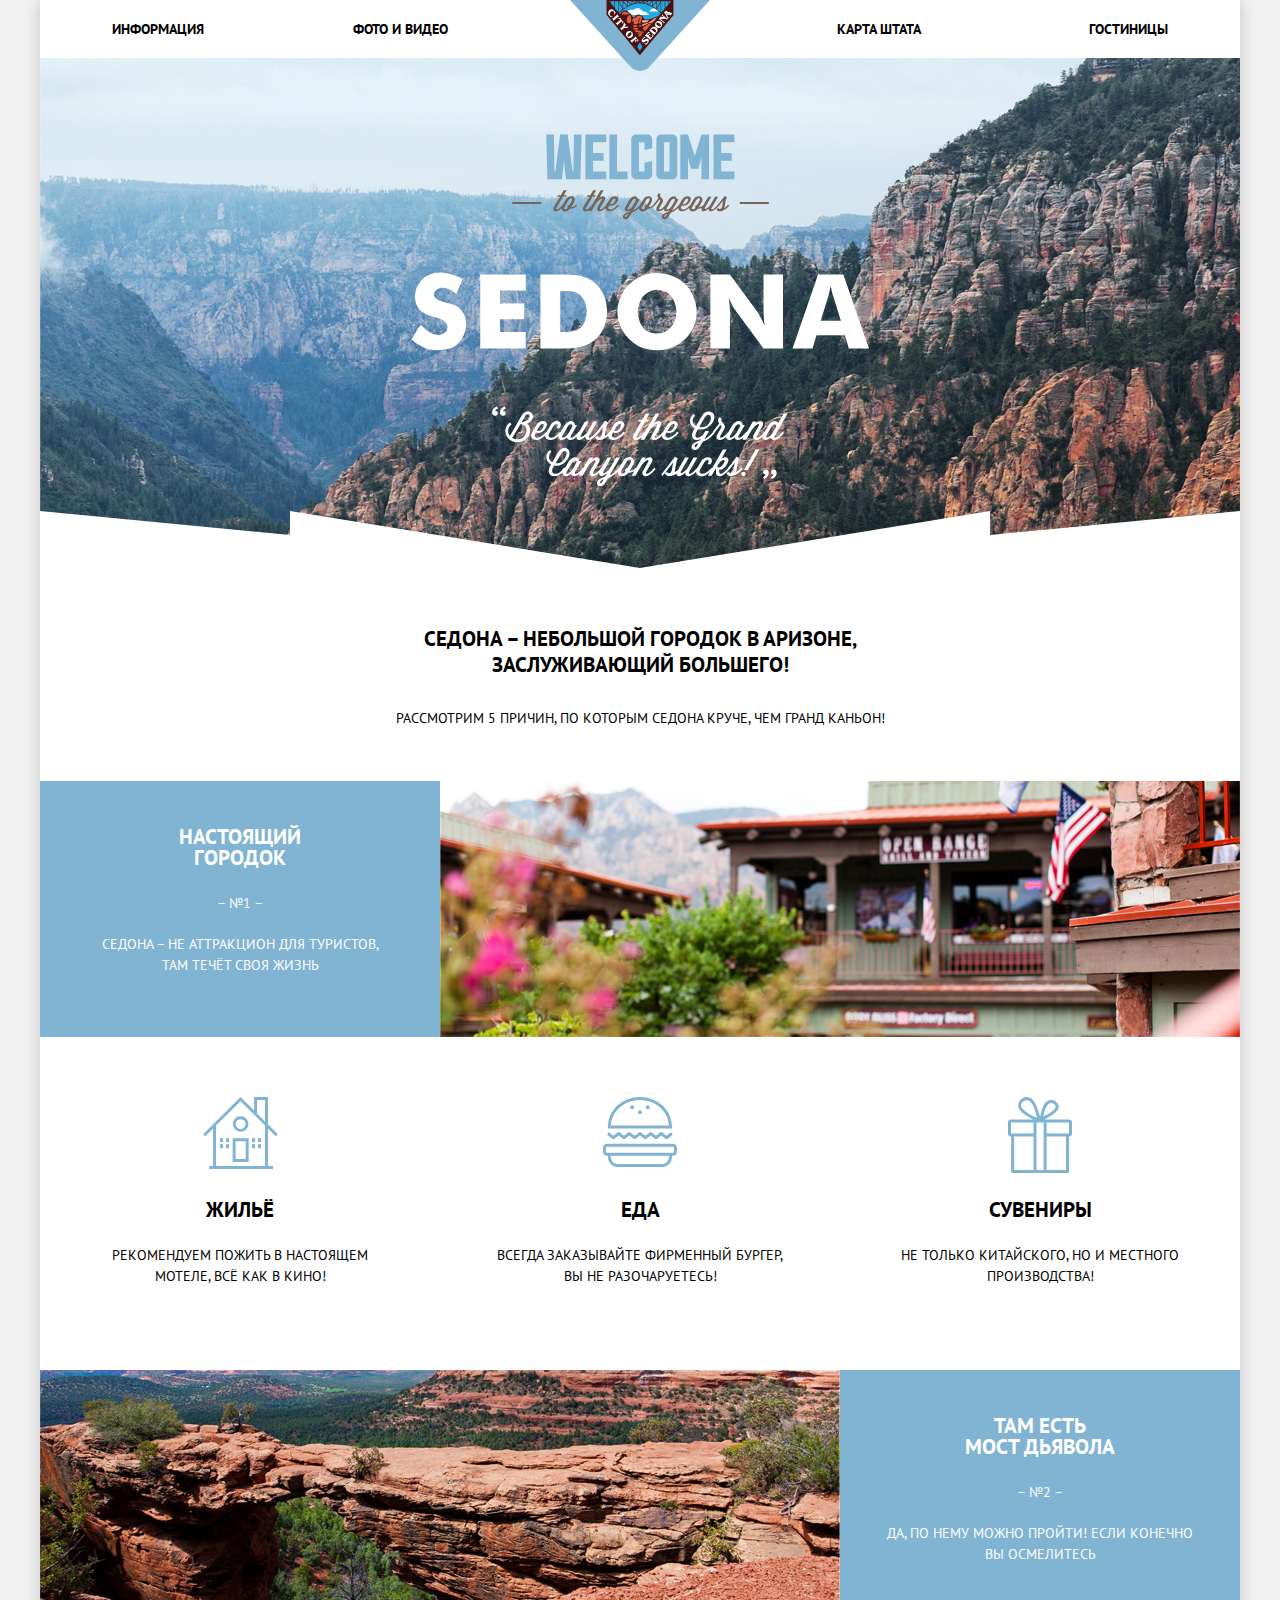
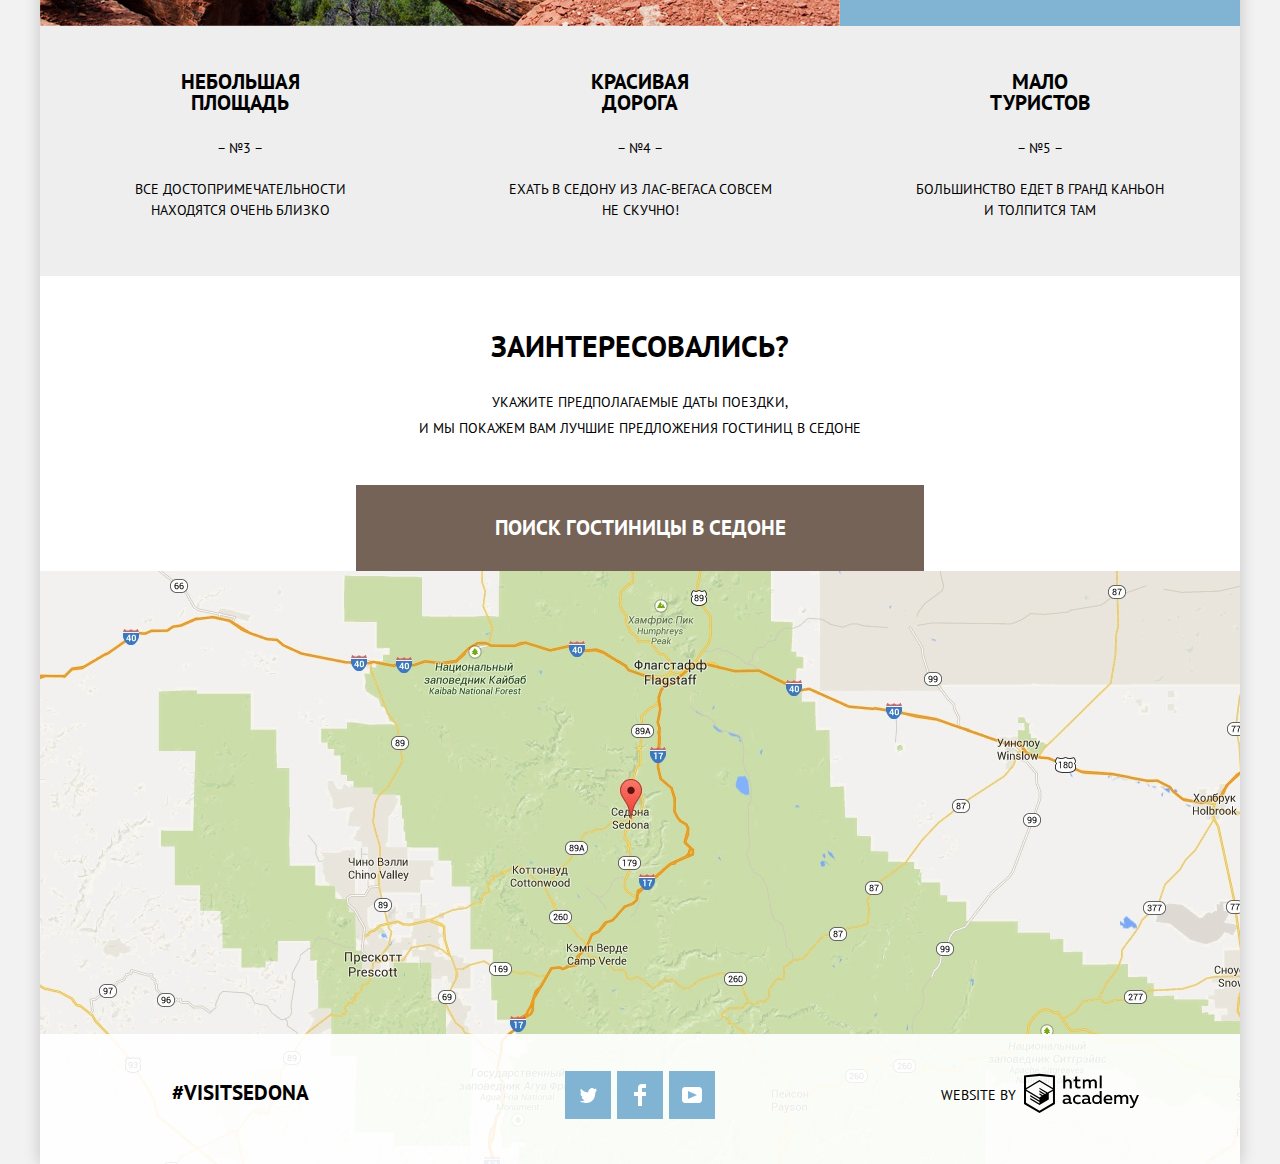
<file: index.html>
<!DOCTYPE html>

<html lang="ru">
<head>
	<meta charset="utf-8">

	<title>Седона</title>
	<link href="https://fonts.googleapis.com/css?family=PT+Sans:400,700&amp;subset=cyrillic" rel="stylesheet">
	<link href="css/normalize.css" rel="stylesheet">
	<link href="css/style.min.css" rel="stylesheet">
</head>

<body>
	<div class="page-wrapper">
		<header class="page-header">
			<nav>
				<a class="logo"><img alt="Логотип Седоны" height="71" src="img/logo-sedona.svg" width="140"></a>

				<ul class="site-navigation">
					<li>
						<a href="#">Информация</a>
					</li>


					<li>
						<a href="#">Фото и видео</a>
					</li>


					<li>
						<a href="#">Карта штата</a>
					</li>


					<li>
						<a href="hotels.html">Гостиницы</a>
					</li>
				</ul>
			</nav>
		</header>


		<main>
			<div class="welcome"><img alt="Добро пожаловать в Седону" height="353" src="img/welcome.svg" width="459">
			</div>


			<div class="intro">
				<h1 class="intro-title">Седона &ndash; небольшой городок в Аризоне, заслуживающий большего!</h1>


				<p>Рассмотрим 5 причин, по которым Седона круче, чем Гранд Каньон!</p>
			</div>


			<section class="features">
				<h2 class="visually-hidden">Преимущества Седоны</h2>


				<ul class="features-list">
					<li class="features-item features-item-blue">
						<div class="features-description">
							<h2 class="features-title">Настоящий городок</h2>
							<span>&ndash; №1 &ndash;</span>

							<p>Седона &ndash; не аттракцион для туристов, там&nbsp;течёт своя жизнь</p>
						</div>


						<div class="features-image"><img alt="Городок Седона" height="256" src="img/sedona-town.jpg" width="800">
						</div>
					</li>


					<li class="features-item features-item-blue">
						<div class="features-image"><img alt="Мост Дьявола" height="256" src="img/devils-bridge.jpg" width="800">
						</div>


						<div class="features-description">
							<h2 class="features-title">Там есть мост&nbsp;дьявола</h2>
							<span>&ndash; №2 &ndash;</span>

							<p>Да, по нему можно пройти! Если конечно вы осмелитесь</p>
						</div>
					</li>


					<li class="features-item features-item-grey">
						<h2 class="features-title">Небольшая площадь</h2>
						<span>&ndash; №3 &ndash;</span>

						<p>Все достопримечательности находятся&nbsp;очень близко</p>
					</li>


					<li class="features-item features-item-grey">
						<h2 class="features-title">Красивая дорога</h2>
						<span>&ndash; №4 &ndash;</span>

						<p>Ехать в Седону из Лас-Вегаса совсем не&nbsp;скучно!</p>
					</li>


					<li class="features-item features-item-grey">
						<h2 class="features-title">Мало туристов</h2>
						<span>&ndash; №5 &ndash;</span>

						<p>Большинство едет в Гранд Каньон и&nbsp;толпится там</p>
					</li>


					<li class="features-item features-item-full">
						<ul class="features-sublist">
							<li>
								<h2 class="features-title features-title-house">Жильё</h2>


								<p>Рекомендуем пожить в настоящем мотеле, всё как в кино!</p>
							</li>


							<li>
								<h2 class="features-title features-title-food">Еда</h2>


								<p>Всегда заказывайте фирменный бургер, вы&nbsp;не разочаруетесь!</p>
							</li>


							<li>
								<h2 class="features-title features-title-souvenires">Сувениры</h2>


								<p>Не только китайского, но и местного производства!</p>
							</li>
						</ul>
					</li>
				</ul>
			</section>


			<div class="hotel-search">
				<h2 class="hotel-search-title">Заинтересовались?</h2>


				<p>Укажите предполагаемые даты поездки,<br>
				и мы покажем вам лучшие предложения гостиниц в Седоне</p>
				<a class="button hotel-search-button button-dark" href="hotel-search.html">Поиск гостиницы в Седоне</a>
			</div>
		</main>


		<footer class="index-footer">
			<div class="hotel-search-form form-show">
				<form action="http://echo.htmlacademy.ru" method="post">
					<p class="dates"><label for="checkin">Дата заезда:</label> <input id="checkin" name="checkin" type="text" value="24 апреля 2017"> <button class="calendar" name="calendar" type="button"><span class="visually-hidden">Календарь</span> <svg height="22" width="21" xmlns="http://www.w3.org/2000/svg">
					<path d="M19.251 2.025h-2.845V.648c0-.381-.294-.689-.656-.689-.363 0-.656.308-.656.689v1.377h-3.938V.648c0-.381-.294-.689-.655-.689-.363 0-.657.308-.657.689v1.377H5.906V.648c0-.381-.294-.689-.656-.689-.363 0-.657.308-.657.689v1.377H1.75C.784 2.025 0 2.847 0 3.862v16.302C0 21.179.784 22 1.75 22h17.501c.966 0 1.749-.821 1.749-1.836V3.862c0-1.015-.783-1.837-1.749-1.837zm.437 18.139a.448.448 0 0 1-.437.459H1.75a.45.45 0 0 1-.438-.459V3.862a.45.45 0 0 1 .438-.459h2.844v1.378c0 .381.294.689.657.689.362 0 .656-.308.656-.689V3.403h3.938v1.378c0 .381.294.689.657.689.361 0 .655-.308.655-.689V3.403h3.938v1.378c0 .381.293.689.656.689.362 0 .656-.308.656-.689V3.403h2.845c.241 0 .437.206.437.459v16.302z">
					</path>

					<path d="M4.594 8.225h2.625v2.066H4.594zM4.594 11.668h2.625v2.067H4.594zM4.594 15.112h2.625v2.066H4.594zM9.188 15.112h2.625v2.066H9.188zM9.188 11.668h2.625v2.067H9.188zM9.188 8.225h2.625v2.066H9.188zM13.781 15.112h2.625v2.066h-2.625zM13.781 11.668h2.625v2.067h-2.625zM13.781 8.225h2.625v2.066h-2.625z">
					</path></svg></button></p>


					<p class="dates"><label for="checkout">Дата выезда:</label> <input id="checkout" name="checkout" type="text" value="4 июля 2017"> <button class="calendar" name="calendar" type="button"><span class="visually-hidden">Календарь</span> <svg height="22" width="21" xmlns="http://www.w3.org/2000/svg">
					<path d="M19.251 2.025h-2.845V.648c0-.381-.294-.689-.656-.689-.363 0-.656.308-.656.689v1.377h-3.938V.648c0-.381-.294-.689-.655-.689-.363 0-.657.308-.657.689v1.377H5.906V.648c0-.381-.294-.689-.656-.689-.363 0-.657.308-.657.689v1.377H1.75C.784 2.025 0 2.847 0 3.862v16.302C0 21.179.784 22 1.75 22h17.501c.966 0 1.749-.821 1.749-1.836V3.862c0-1.015-.783-1.837-1.749-1.837zm.437 18.139a.448.448 0 0 1-.437.459H1.75a.45.45 0 0 1-.438-.459V3.862a.45.45 0 0 1 .438-.459h2.844v1.378c0 .381.294.689.657.689.362 0 .656-.308.656-.689V3.403h3.938v1.378c0 .381.294.689.657.689.361 0 .655-.308.655-.689V3.403h3.938v1.378c0 .381.293.689.656.689.362 0 .656-.308.656-.689V3.403h2.845c.241 0 .437.206.437.459v16.302z">
					</path>

					<path d="M4.594 8.225h2.625v2.066H4.594zM4.594 11.668h2.625v2.067H4.594zM4.594 15.112h2.625v2.066H4.594zM9.188 15.112h2.625v2.066H9.188zM9.188 11.668h2.625v2.067H9.188zM9.188 8.225h2.625v2.066H9.188zM13.781 15.112h2.625v2.066h-2.625zM13.781 11.668h2.625v2.067h-2.625zM13.781 8.225h2.625v2.066h-2.625z">
					</path></svg></button></p>


					<p class="people-quantity"><label class="adults" for="adults">Взрослые:</label> <button class="minus" type="button"><span class="visually-hidden">Уменьшить</span></button> <input id="adults" name="adults" type="text" value="2"> <button class="plus" type="button"><span class="visually-hidden">Увеличить</span></button></p>


					<p class="people-quantity"><label class="kids" for="kids">Дети:</label> <button class="minus" type="button"><span class="visually-hidden">Уменьшить</span></button> <input id="kids" name="kids" type="text" value="0"> <button class="plus" type="button"><span class="visually-hidden">Увеличить</span></button></p>
					<button class="button hotel-form-button" name="search" type="submit">Найти</button>
				</form>
			</div>


			<div class="map">
				<iframe allowfullscreen src="https://www.google.com/maps/embed?pb=!1m14!1m8!1m3!1d838530.1392715409!2d-111.773166!3d34.818309!3m2!1i1024!2i768!4f13.1!3m3!1m2!1s0x872da132f942b00d%3A0x5548c523fa6c8efd!2z0KHQtdC00L7QvdCwLCDQkNGA0LjQt9C-0L3QsCA4NjMzNiwg0KHQqNCQ!5e0!3m2!1sru!2sru!4v1545314333156"></iframe>
			</div>


			<div class="footer-block">
				<p class="hashtag">#visitsedona</p>


				<ul class="page-footer-social">
					<li>
						<a class="social-link" href="#"><span class="visually-hidden">Twitter</span> <svg height="15" viewbox="0 0 17 15" width="17" xmlns="http://www.w3.org/2000/svg">
						<path d="M10.95.144c1.685-.496 2.984.27 3.577 1.179.673-.231 1.331-.481 2.011-.708a2.345 2.345 0 0 1-.857 1.768c.685.17 1.304-.491 1.304-.491-.169 1-1.006 1.788-1.563 2.024-.231 6.75-3.175 11.217-10.077 11.082h-.446c-.41 0-4.164-.46-4.898-1.887 2.271.196 3.893-.422 4.693-1.177-.96-.3-2.679-.477-2.979-2.95.349.106.564.228 1.19.119C1.705 8.247.374 7.53.448 5.33c.285.328 1.067.536 1.34.472C1.085 5.561-.182 2.442.894.85c1.818 1.854 3.735 3.606 7.152 3.773C8.254 2.33 9.183.793 10.95.144z">
						</path></svg></a>
					</li>


					<li>
						<a class="social-link" href="#"><span class="visually-hidden">Facebook</span> <svg height="22" viewbox="0 0 12 22" width="12" xmlns="http://www.w3.org/2000/svg">
						<path d="M12 4V0H8a4 4 0 0 0-4 4v4H0v4h4v10h4V12h4V8H8V4h4z">
						</path></svg></a>
					</li>


					<li>
						<a class="social-link" href="#"><span class="visually-hidden">Youtube</span> <svg height="16" viewbox="0 0 20 16" width="20" xmlns="http://www.w3.org/2000/svg">
						<path d="M17 0H3C1.35 0 0 1.35 0 3v10c0 1.65 1.35 3 3 3h14c1.65 0 3-1.35 3-3V3c0-1.65-1.35-3-3-3zM6.027 11.998V4.002L15.014 8l-8.987 3.998z">
						</path></svg></a>
					</li>
				</ul>


				<p class="page-footer-copyright"><span>Website by</span> <a class="dev-button" href="https://htmlacademy.ru/intensive/htmlcss"><span class="visually-hidden">Разработчики</span> <svg data-name="Layer 1" height="41" id="Layer_1" viewbox="0 0 108.08 36.85" width="115" xmlns="http://www.w3.org/2000/svg">
				<path d="M44.61,26.88a2,2,0,0,0,.55-0.1v1.33a3.25,3.25,0,0,1-1.18.21,1.67,1.67,0,0,1-1.67-1,4.84,4.84,0,0,1-3.14,1.08c-1.51,0-2.91-.83-2.91-2.55,0-2.13,2-2.79,3.71-2.79a11.08,11.08,0,0,1,2.17.25v-0.3c0-1-.76-1.77-2.19-1.77a7.42,7.42,0,0,0-3,.64v-1.7a10.21,10.21,0,0,1,3.19-.55c2.36,0,3.81,1.12,3.81,3.65v3a0.54,0.54,0,0,0,.49.59h0.17Zm-6.44-1.13A1.35,1.35,0,0,0,39.63,27h0.11a3.39,3.39,0,0,0,2.41-1V24.58a9.72,9.72,0,0,0-1.81-.21c-1,0-2.16.33-2.16,1.38h0Zm12.36-6.11a5,5,0,0,1,2.57.64V22a4.08,4.08,0,0,0-2.3-.7,2.75,2.75,0,1,0,0,5.49,5,5,0,0,0,2.43-.64v1.71a6.27,6.27,0,0,1-2.76.57A4.21,4.21,0,0,1,46,24.51q0-.21,0-0.41a4.32,4.32,0,0,1,4.18-4.46h0.38Zm12.17,7.24a2,2,0,0,0,.55-0.1v1.33a3.25,3.25,0,0,1-1.18.21,1.67,1.67,0,0,1-1.67-1,4.84,4.84,0,0,1-3.14,1.08c-1.51,0-2.91-.83-2.91-2.55,0-2.13,2-2.79,3.71-2.79a11.08,11.08,0,0,1,2.17.25v-0.3c0-1-.76-1.77-2.19-1.77a7.42,7.42,0,0,0-3,.64v-1.7a10.21,10.21,0,0,1,3.19-.55c2.36,0,3.81,1.12,3.81,3.65v3a0.54,0.54,0,0,0,.49.59h0.17Zm-6.44-1.13A1.35,1.35,0,0,0,57.73,27h0.11a3.39,3.39,0,0,0,2.41-1V24.58a9.72,9.72,0,0,0-1.81-.21c-1.06,0-2.16.33-2.16,1.38h0ZM73,16V28.2H71.35V26.88a3.88,3.88,0,0,1-3.19,1.54,4.4,4.4,0,0,1,0-8.78,3.81,3.81,0,0,1,3,1.3V16H73Zm-4.53,5.22a2.76,2.76,0,1,0,0,5.52A2.86,2.86,0,0,0,71.15,25V23A2.91,2.91,0,0,0,68.49,21.27ZM79,19.64c3.31,0,4.46,2.68,3.92,5.09H76.7c0.21,1.5,1.67,2.11,3.19,2.11a6.11,6.11,0,0,0,2.64-.59v1.6a7.14,7.14,0,0,1-3,.57C77,28.42,74.78,27,74.78,24a4.18,4.18,0,0,1,4-4.39H79Zm0.09,1.54a2.28,2.28,0,0,0-2.44,2.1v0.06H81.3A2,2,0,0,0,79.13,21.18Zm5.73,7V19.87h1.65v1a3.81,3.81,0,0,1,2.78-1.27A2.86,2.86,0,0,1,91.89,21a4.12,4.12,0,0,1,2.91-1.33A3.06,3.06,0,0,1,98,23V28.2h-1.9V23.05a1.59,1.59,0,0,0-1.42-1.75H94.42a2.8,2.8,0,0,0-2.07,1.12V28.2h-1.9V23.05A1.59,1.59,0,0,0,89,21.31H88.8a3,3,0,0,0-2.21,1.29v5.63H84.86Zm21.31-8.33h1.9l-3.91,9.46c-0.9,2.17-2.09,2.86-3.35,2.86a4.76,4.76,0,0,1-1.1-.14V30.46a2.86,2.86,0,0,0,.85.12c0.9,0,1.58-.64,2.07-1.9l0.17-.42-4-8.4h2l2.86,6.29ZM38.73,1.46V6.22a3.81,3.81,0,0,1,2.7-1.14,3.25,3.25,0,0,1,3.44,3.4v5.15H43V8.72a1.81,1.81,0,0,0-1.61-2h-0.3a2.93,2.93,0,0,0-2.32,1.39v5.52h-1.9V1.46h1.9ZM49.94,2.31v3h3V6.91h-3v3.81c0,1.1.5,1.46,1.58,1.46a4.49,4.49,0,0,0,1.69-.33v1.6A6.8,6.8,0,0,1,51,13.8a2.55,2.55,0,0,1-2.86-2.74V6.89H46.58V5.26h1.5V2.74Zm5.4,11.31V5.28H57v1A3.81,3.81,0,0,1,59.77,5a2.86,2.86,0,0,1,2.6,1.33A4.12,4.12,0,0,1,65.28,5,3.06,3.06,0,0,1,68.44,8.4v5.21h-1.9V8.46a1.59,1.59,0,0,0-1.42-1.75H64.89a2.8,2.8,0,0,0-2.07,1.12v5.78h-1.9V8.46A1.59,1.59,0,0,0,59.5,6.71H59.27A3,3,0,0,0,57.06,8v5.63H55.34ZM71.17,1.45H73V13.6H71.17V1.45ZM14.71,0H14.55L0,1.54V28.21l14.55,8.66,14.55-8.66V1.54Zm12.5,27.1L14.55,34.64,1.9,27.12V16.18l12.59,7.5V25L5.86,19.9v1.31l8.68,5.21v1.39L5.87,22.65V24l8.68,5.21,8.75-5.24V18.31L27.2,16V27.12Zm0-12.53-3.48,2-1.6,1L14.51,13v1.31L21,18.23H21l-0.14.09-1,.54-5.37-3.2V17l4.24,2.52-1,.67-3.2-1.9v1.31l2.1,1.24L14.5,22.1,2,14.65,14.51,7.11Zm0-1.32L14.49,5.76,1.91,13.25v-10L14.56,1.92,27.21,3.25v10h0Z" transform="translate(0 -0.02)">
				</path></svg></a></p>
			</div>
		</footer>
	</div>
	<script src="js/script.min.js">
	</script>
</body>
</html>
</file>
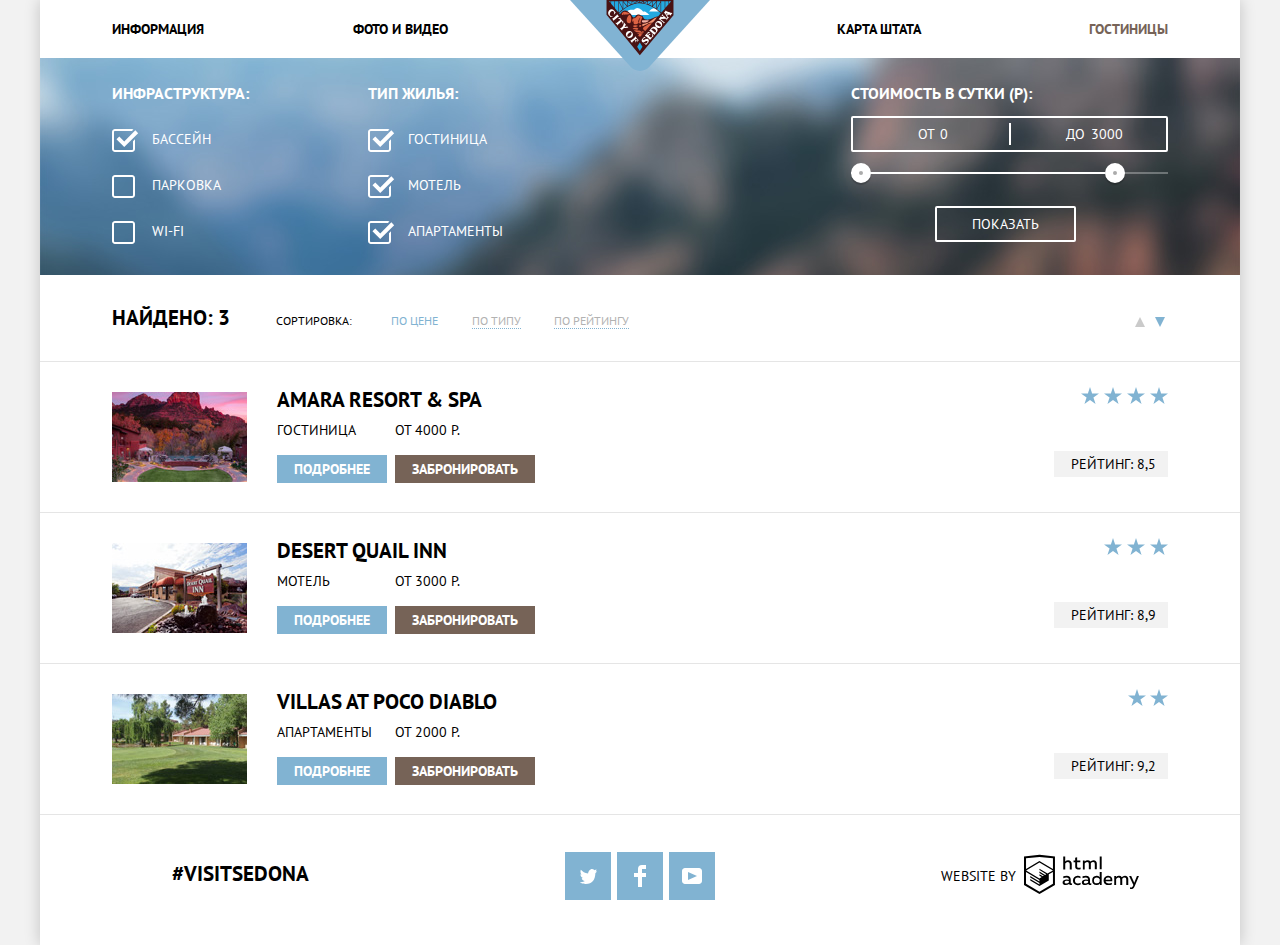
<file: hotels.html>
<!DOCTYPE html>

<html lang="ru">
<head>
	<meta charset="utf-8">

	<title>Отели Седоны</title>
	<link href="https://fonts.googleapis.com/css?family=PT+Sans:400,700&amp;subset=cyrillic" rel="stylesheet">
	<link href="css/normalize.css" rel="stylesheet">
	<link href="css/style.min.css" rel="stylesheet">
</head>

<body>
	<div class="page-wrapper">
		<header class="page-header">
			<nav>
				<a class="logo" href="index.html"><img alt="Логотип Седоны" height="71" src="img/logo-sedona.svg" width="140"></a>

				<ul class="site-navigation">
					<li>
						<a href="#">Информация</a>
					</li>


					<li>
						<a href="#">Фото и видео</a>
					</li>


					<li>
						<a href="#">Карта штата</a>
					</li>


					<li>
						<a class="site-navigation-current">Гостиницы</a>
					</li>
				</ul>
			</nav>
		</header>


		<main class="inner-page">
			<h1 class="visually-hidden">Выбор жилья</h1>


			<section class="filters">
				<h2 class="visually-hidden">Параметры выбора жилья</h2>


				<form action="https://echo.htmlacademy.ru" class="filter" method="get">
					<div class="hotel-filter-group">
						<h3 class="hotel-filter-title">Инфраструктура:</h3>


						<ul class="hotel-filter-list">
							<li class="filter-option"><input checked class="filter-checkbox" id="filter-pool" name="pool" type="checkbox"> <label for="filter-pool">Бассейн</label></li>


							<li class="filter-option"><input class="filter-checkbox" id="filter-parking" name="parking" type="checkbox"> <label for="filter-parking">Парковка</label></li>


							<li class="filter-option"><input class="filter-checkbox" id="filter-wifi" name="wi-fi" type="checkbox"> <label for="filter-wifi">wi-fi</label></li>
						</ul>
					</div>


					<div class="hotel-filter-group">
						<h3 class="hotel-filter-title">Тип жилья:</h3>


						<ul class="hotel-filter-list">
							<li class="filter-option"><input checked class="filter-checkbox" id="filter-hotel" name="hotel" type="checkbox"> <label for="filter-hotel">Гостиница</label></li>


							<li class="filter-option"><input checked class="filter-checkbox" id="filter-motel" name="motel" type="checkbox"> <label for="filter-motel">Мотель</label></li>


							<li class="filter-option"><input checked class="filter-checkbox" id="filter-appartment" name="appartment" type="checkbox"> <label for="filter-appartment">Апартаменты</label></li>
						</ul>
					</div>


					<div class="filter-range">
						<div class="filter-range-title">
							Стоимость в сутки (р):
						</div>


						<div class="price-controls">
							<label class="min-price">от <input name="min-price" type="text" value="0"></label> <label class="max-price">до <input name="max-price" type="text" value="3000"></label>
						</div>


						<div class="range-controls">
							<div class="scale">
								<div class="bar">
								</div>
							</div>


							<div class="range-toggle range-toggle-min">
							</div>


							<div class="range-toggle range-toggle-max">
							</div>
						</div>
						<button class="button-transparent" type="submit">Показать</button>
					</div>
				</form>
			</section>


			<section class="sorting-block">
				<span class="sorting-sum">Найдено: 3</span>

				<div class="sorting">
					<span>Сортировка:</span>

					<ul class="sorting-list">
						<li>
							<a class="active">По цене</a>
						</li>


						<li>
							<a href="#">По типу</a>
						</li>


						<li>
							<a href="#">По рейтингу</a>
						</li>
					</ul>
				</div>


				<div class="sorting-arrows">
					<a class="arrow arrow-up" href="#"><span class="visually-hidden">По увеличению</span></a> <a class="arrow arrow-down active"><span class="visually-hidden">По уменьшению</span></a>
				</div>
			</section>


			<section class="hotel-block">
				<h2 class="visually-hidden">Список отелей</h2>


				<ul class="hotel-list">
					<li class="hotel-item">
						<a class="hotel-item-image" href="#"><img alt="Amara Resort & Spa" height="90" src="img/amara-resort.jpg" width="135"></a>

						<div class="hotel-item-info">
							<h3 class="hotel-name"><a href="#">Amara Resort & Spa</a>
							</h3>


							<p><span class="item-category">Гостиница</span> <span class="item-price">от 4000 р.</span></p>


							<p><a class="button hotel-item-button" href="#">Подробнее</a> <a class="button hotel-item-button button-dark" href="#">Забронировать</a></p>
						</div>


						<div class="hotel-item-rating">
							<div class="hotel-item-stars">
							</div>


							<p>Рейтинг: 8,5</p>
						</div>
					</li>


					<li class="hotel-item">
						<a class="hotel-item-image" href="#"><img alt="Desert Quail Inn" height="90" src="img/desert-quail.jpg" width="135"></a>

						<div class="hotel-item-info">
							<h3 class="hotel-name"><a href="#">Desert Quail Inn</a>
							</h3>


							<p><span class="item-category">Мотель</span> <span class="item-price">от 3000 р.</span></p>


							<p><a class="button hotel-item-button" href="#">Подробнее</a> <a class="button hotel-item-button button-dark" href="#">Забронировать</a></p>
						</div>


						<div class="hotel-item-rating">
							<div class="hotel-item-stars item-stars-three">
							</div>


							<p>Рейтинг: 8,9</p>
						</div>
					</li>


					<li class="hotel-item">
						<a class="hotel-item-image" href="#"><img alt="Villas at Poco Diablo" height="90" src="img/villas.jpg" width="135"></a>

						<div class="hotel-item-info">
							<h3 class="hotel-name"><a href="#">Villas at Poco Diablo</a>
							</h3>


							<p><span class="item-category">Апартаменты</span> <span class="item-price">от 2000 р.</span></p>


							<p><a class="button hotel-item-button" href="#">Подробнее</a> <a class="button hotel-item-button button-dark" href="#">Забронировать</a></p>
						</div>


						<div class="hotel-item-rating">
							<div class="hotel-item-stars item-stars-two">
							</div>


							<p>Рейтинг: 9,2</p>
						</div>
					</li>
				</ul>
			</section>
		</main>


		<footer class="inner-page-footer">
			<div class="page-footer">
				<p class="hashtag">#visitsedona</p>


				<ul class="page-footer-social">
					<li>
						<a class="social-link" href="#"><span class="visually-hidden">Twitter</span> <svg height="15" viewbox="0 0 17 15" width="17" xmlns="http://www.w3.org/2000/svg" xmlns:xlink="http://www.w3.org/1999/xlink">
						<path d="M10.95.144c1.685-.496 2.984.27 3.577 1.179.673-.231 1.331-.481 2.011-.708a2.345 2.345 0 0 1-.857 1.768c.685.17 1.304-.491 1.304-.491-.169 1-1.006 1.788-1.563 2.024-.231 6.75-3.175 11.217-10.077 11.082h-.446c-.41 0-4.164-.46-4.898-1.887 2.271.196 3.893-.422 4.693-1.177-.96-.3-2.679-.477-2.979-2.95.349.106.564.228 1.19.119C1.705 8.247.374 7.53.448 5.33c.285.328 1.067.536 1.34.472C1.085 5.561-.182 2.442.894.85c1.818 1.854 3.735 3.606 7.152 3.773C8.254 2.33 9.183.793 10.95.144z"></path></svg></a>
					</li>


					<li>
						<a class="social-link" href="#"><span class="visually-hidden">Facebook</span> <svg height="22" viewbox="0 0 12 22" width="12" xmlns="http://www.w3.org/2000/svg">
						<path d="M12 4V0H8a4 4 0 0 0-4 4v4H0v4h4v10h4V12h4V8H8V4h4z"></path></svg></a>
					</li>


					<li>
						<a class="social-link" href="#"><span class="visually-hidden">Youtube</span> <svg height="16" viewbox="0 0 20 16" width="20" xmlns="http://www.w3.org/2000/svg" xmlns:xlink="http://www.w3.org/1999/xlink">
						<path d="M17 0H3C1.35 0 0 1.35 0 3v10c0 1.65 1.35 3 3 3h14c1.65 0 3-1.35 3-3V3c0-1.65-1.35-3-3-3zM6.027 11.998V4.002L15.014 8l-8.987 3.998z"></path></svg></a>
					</li>
				</ul>


				<p class="page-footer-copyright"><span>Website by</span> <a class="dev-button" href="https://htmlacademy.ru/intensive/htmlcss"><span class="visually-hidden">Разработчики</span> <svg data-name="Layer 1" height="41" id="Layer_1" viewbox="0 0 108.08 36.85" width="115" xmlns="http://www.w3.org/2000/svg">
				<path d="M44.61,26.88a2,2,0,0,0,.55-0.1v1.33a3.25,3.25,0,0,1-1.18.21,1.67,1.67,0,0,1-1.67-1,4.84,4.84,0,0,1-3.14,1.08c-1.51,0-2.91-.83-2.91-2.55,0-2.13,2-2.79,3.71-2.79a11.08,11.08,0,0,1,2.17.25v-0.3c0-1-.76-1.77-2.19-1.77a7.42,7.42,0,0,0-3,.64v-1.7a10.21,10.21,0,0,1,3.19-.55c2.36,0,3.81,1.12,3.81,3.65v3a0.54,0.54,0,0,0,.49.59h0.17Zm-6.44-1.13A1.35,1.35,0,0,0,39.63,27h0.11a3.39,3.39,0,0,0,2.41-1V24.58a9.72,9.72,0,0,0-1.81-.21c-1,0-2.16.33-2.16,1.38h0Zm12.36-6.11a5,5,0,0,1,2.57.64V22a4.08,4.08,0,0,0-2.3-.7,2.75,2.75,0,1,0,0,5.49,5,5,0,0,0,2.43-.64v1.71a6.27,6.27,0,0,1-2.76.57A4.21,4.21,0,0,1,46,24.51q0-.21,0-0.41a4.32,4.32,0,0,1,4.18-4.46h0.38Zm12.17,7.24a2,2,0,0,0,.55-0.1v1.33a3.25,3.25,0,0,1-1.18.21,1.67,1.67,0,0,1-1.67-1,4.84,4.84,0,0,1-3.14,1.08c-1.51,0-2.91-.83-2.91-2.55,0-2.13,2-2.79,3.71-2.79a11.08,11.08,0,0,1,2.17.25v-0.3c0-1-.76-1.77-2.19-1.77a7.42,7.42,0,0,0-3,.64v-1.7a10.21,10.21,0,0,1,3.19-.55c2.36,0,3.81,1.12,3.81,3.65v3a0.54,0.54,0,0,0,.49.59h0.17Zm-6.44-1.13A1.35,1.35,0,0,0,57.73,27h0.11a3.39,3.39,0,0,0,2.41-1V24.58a9.72,9.72,0,0,0-1.81-.21c-1.06,0-2.16.33-2.16,1.38h0ZM73,16V28.2H71.35V26.88a3.88,3.88,0,0,1-3.19,1.54,4.4,4.4,0,0,1,0-8.78,3.81,3.81,0,0,1,3,1.3V16H73Zm-4.53,5.22a2.76,2.76,0,1,0,0,5.52A2.86,2.86,0,0,0,71.15,25V23A2.91,2.91,0,0,0,68.49,21.27ZM79,19.64c3.31,0,4.46,2.68,3.92,5.09H76.7c0.21,1.5,1.67,2.11,3.19,2.11a6.11,6.11,0,0,0,2.64-.59v1.6a7.14,7.14,0,0,1-3,.57C77,28.42,74.78,27,74.78,24a4.18,4.18,0,0,1,4-4.39H79Zm0.09,1.54a2.28,2.28,0,0,0-2.44,2.1v0.06H81.3A2,2,0,0,0,79.13,21.18Zm5.73,7V19.87h1.65v1a3.81,3.81,0,0,1,2.78-1.27A2.86,2.86,0,0,1,91.89,21a4.12,4.12,0,0,1,2.91-1.33A3.06,3.06,0,0,1,98,23V28.2h-1.9V23.05a1.59,1.59,0,0,0-1.42-1.75H94.42a2.8,2.8,0,0,0-2.07,1.12V28.2h-1.9V23.05A1.59,1.59,0,0,0,89,21.31H88.8a3,3,0,0,0-2.21,1.29v5.63H84.86Zm21.31-8.33h1.9l-3.91,9.46c-0.9,2.17-2.09,2.86-3.35,2.86a4.76,4.76,0,0,1-1.1-.14V30.46a2.86,2.86,0,0,0,.85.12c0.9,0,1.58-.64,2.07-1.9l0.17-.42-4-8.4h2l2.86,6.29ZM38.73,1.46V6.22a3.81,3.81,0,0,1,2.7-1.14,3.25,3.25,0,0,1,3.44,3.4v5.15H43V8.72a1.81,1.81,0,0,0-1.61-2h-0.3a2.93,2.93,0,0,0-2.32,1.39v5.52h-1.9V1.46h1.9ZM49.94,2.31v3h3V6.91h-3v3.81c0,1.1.5,1.46,1.58,1.46a4.49,4.49,0,0,0,1.69-.33v1.6A6.8,6.8,0,0,1,51,13.8a2.55,2.55,0,0,1-2.86-2.74V6.89H46.58V5.26h1.5V2.74Zm5.4,11.31V5.28H57v1A3.81,3.81,0,0,1,59.77,5a2.86,2.86,0,0,1,2.6,1.33A4.12,4.12,0,0,1,65.28,5,3.06,3.06,0,0,1,68.44,8.4v5.21h-1.9V8.46a1.59,1.59,0,0,0-1.42-1.75H64.89a2.8,2.8,0,0,0-2.07,1.12v5.78h-1.9V8.46A1.59,1.59,0,0,0,59.5,6.71H59.27A3,3,0,0,0,57.06,8v5.63H55.34ZM71.17,1.45H73V13.6H71.17V1.45ZM14.71,0H14.55L0,1.54V28.21l14.55,8.66,14.55-8.66V1.54Zm12.5,27.1L14.55,34.64,1.9,27.12V16.18l12.59,7.5V25L5.86,19.9v1.31l8.68,5.21v1.39L5.87,22.65V24l8.68,5.21,8.75-5.24V18.31L27.2,16V27.12Zm0-12.53-3.48,2-1.6,1L14.51,13v1.31L21,18.23H21l-0.14.09-1,.54-5.37-3.2V17l4.24,2.52-1,.67-3.2-1.9v1.31l2.1,1.24L14.5,22.1,2,14.65,14.51,7.11Zm0-1.32L14.49,5.76,1.91,13.25v-10L14.56,1.92,27.21,3.25v10h0Z" transform="translate(0 -0.02)"></path></svg></a></p>
			</div>
		</footer>
	</div>
</body>
</html>
</file>
<file: css/style.min.css>
html{-webkit-box-sizing:border-box;box-sizing:border-box}*,*::before,*::after{-webkit-box-sizing:inherit;box-sizing:inherit}body{margin:0;padding:0;min-width:1200px;font-family:"PT Sans","Arial",sans-serif;font-size:14px;line-height:26px;font-weight:400;color:#000;text-transform:uppercase;background-color:#f2f2f2}.visually-hidden:not(:focus):not(:active),input[type="checkbox"].visually-hidden,input[type="radio"].visually-hidden{position:absolute;width:1px;height:1px;margin:-1px;border:0;padding:0;white-space:nowrap;-webkit-clip-path:inset(100%);clip-path:inset(100%);clip:rect(0 0 0 0);overflow:hidden}.page-wrapper{width:1200px;margin:0 auto;text-align:center;background-color:#fff;-webkit-box-shadow:0 0 15px rgba(0,0,0,.2);box-shadow:0 0 15px rgba(0,0,0,.2)}a{text-decoration:none}.page-header{position:relative}.site-navigation{display:-webkit-box;display:-ms-flexbox;display:flex;-webkit-box-align:center;-ms-flex-align:center;align-items:center;margin:0;padding-left:72px;padding-right:72px;background-color:#fff;list-style:none}.site-navigation li{width:240px;padding:16px 0}.site-navigation a{display:inline-block;vertical-align:top;z-index:1;font-weight:700;color:#000}.site-navigation li:first-child{text-align:left}.site-navigation li:last-child{text-align:right}.site-navigation li:nth-child(2){margin-right:240px;padding-right:32px}.site-navigation li:nth-child(3){padding-left:32px}.site-navigation a:hover{color:#81b3d2;outline:none}.site-navigation a:active{color:#b2b2b2}a.site-navigation-current{color:#766357;pointer-events:none}.logo{position:absolute;left:50%;top:0;z-index:2;-webkit-transform:translateX(-50%);-ms-transform:translateX(-50%);transform:translateX(-50%);width:140px}.welcome{position:relative;height:510px;background-color:#263a41;background-image:url(../img/background-mountains.jpg);background-size:cover;background-position:0 -58px}.welcome img{margin:76px 0 80px}.welcome::after{content:"";position:absolute;bottom:0;left:0;background-image:url(../img/intro-mask.svg);width:100%;height:57px}.intro{padding:58px 0 40px}.intro-title{width:500px;margin:0 auto 27px;font-size:21px;font-weight:700}.intro p{width:700px;margin:10px auto}.features-list{display:-webkit-box;display:-ms-flexbox;display:flex;-ms-flex-wrap:wrap;flex-wrap:wrap;margin:0;padding:0;list-style:none}.features-item{width:400px;margin:0;line-height:21px}.features-title{margin:0;padding:45px 125px 25px;font-size:21px;font-weight:700}.features-item p{display:block;padding:0 45px;margin:0;margin:20px 0}.features-image{line-height:0}.features-item-blue{display:-webkit-box;display:-ms-flexbox;display:flex;width:100%;color:#fff;background-color:#81b3d2}.features-item-grey{padding-bottom:35px;background-color:#eee}.features-item:first-child{-webkit-box-ordinal-group:-1;-ms-flex-order:-2;order:-2}.features-item:last-child{-webkit-box-ordinal-group:0;-ms-flex-order:-1;order:-1}.features-image{line-height:0}.features-item-blue{display:-webkit-box;display:-ms-flexbox;display:flex;color:#fff;background-color:#81b3d2}.features-item:first-child{-webkit-box-ordinal-group:-1;-ms-flex-order:-2;order:-2}.features-item:last-child{-webkit-box-ordinal-group:0;-ms-flex-order:-1;order:-1}.features-item-full{width:100%}.features-sublist{display:-webkit-box;display:-ms-flexbox;display:flex;-ms-flex-wrap:wrap;flex-wrap:wrap;width:100%;padding:0;list-style:none}.features-sublist li{width:400px;padding:60px 0 58px}.features-sublist p{margin:25px 0}.features-title-house{padding-top:102px;padding-bottom:0;background-image:url(../img/icon-house.svg);background-size:75px 72px;background-position:top center;background-repeat:no-repeat}.features-title-food{padding-top:102px;padding-bottom:0;background-image:url(../img/icon-food.svg);background-size:74px 70px;background-position:top center;background-repeat:no-repeat}.features-title-souvenires{padding-top:102px;padding-bottom:0;background-image:url(../img/icon-souvenires.svg);background-size:64px 76px;background-position:top center;background-repeat:no-repeat}.hotel-search{padding-top:52px}.hotel-search-title{width:306px;margin:0 auto;margin-bottom:25px;font-size:30px;line-height:36px}.hotel-search p{display:block;width:486px;margin:0 auto;margin-top:10px;margin-bottom:44px}.button{vertical-align:middle;font-weight:700;text-align:center;text-transform:uppercase;color:#fff;background-color:#81b3d2}.button:hover,.button:focus{background-color:#669ec0;outline:none}.button:active{color:#88b6d1;background-color:#5496bd}.hotel-search-button,.hotel-form-button{font-size:21px}.hotel-search-button{display:block;padding:30px 0;width:568px;margin:0 auto}.button-dark{background-color:#766357}.button-dark:hover,.button-dark:focus{background-color:#604e43;outline:none}.button-dark:active{color:#857871;background-color:#503e33}.hotel-form-button,.minus,.plus,.calendar{border:none;outline:none;cursor:pointer}.calendar{background-color:transparent}.hotel-form-button{width:100%;padding:18px 0 17px;margin-top:22px}.hotel-search-form{position:absolute;top:0;left:50%;display:none;width:568px;margin-left:-284px;padding:55px;font-size:14px;font-weight:700;text-align:left;background-color:#fff;-webkit-box-shadow:0 0 15px 7px rgba(0,0,1,.15);box-shadow:0 0 15px 7px rgba(0,0,1,.15)}@-webkit-keyframes slide{0%{-webkit-transform:translateY(-400px);transform:translateY(-400px)}100%{-webkit-transform:translateY(0);transform:translateY(0)}}@keyframes slide{0%{-webkit-transform:translateY(-400px);transform:translateY(-400px)}100%{-webkit-transform:translateY(0);transform:translateY(0)}}.form-show{display:block;-webkit-animation:slide 1s;animation:slide 1s}@-webkit-keyframes shake{0%,100%{-webkit-transform:translateX(0);transform:translateX(0)}10%,30%,50%,70%,90%{-webkit-transform:translateX(-10px);transform:translateX(-10px)}20%,40%,60%,80%{-webkit-transform:translateX(10px);transform:translateX(10px)}}@keyframes shake{0%,100%{-webkit-transform:translateX(0);transform:translateX(0)}10%,30%,50%,70%,90%{-webkit-transform:translateX(-10px);transform:translateX(-10px)}20%,40%,60%,80%{-webkit-transform:translateX(10px);transform:translateX(10px)}}.form-error{-webkit-animation:shake 0.6s;animation:shake 0.6s}.hotel-search-form form{display:-webkit-box;display:-ms-flexbox;display:flex;-ms-flex-wrap:wrap;flex-wrap:wrap;-webkit-box-pack:justify;-ms-flex-pack:justify;justify-content:space-between;width:100%}.hotel-search-form p{margin:0;margin-bottom:30px}.hotel-search-form input{padding-left:13px;padding-right:38px;height:38px;font-size:14px;font-weight:700;text-transform:uppercase;background-color:#f2f2f2}.dates,.people-quantity{position:relative;display:-webkit-box;display:-ms-flexbox;display:flex;-webkit-box-align:center;-ms-flex-align:center;align-items:center}.dates input{width:348px}.people-quantity input{width:38px;padding:0;text-align:center;border:none}.dates label,.adults{display:inline-block;vertical-align:top;min-width:111px}.kids{display:inline-block;vertical-align:top;min-width:64px}.people-quantity button{position:relative;width:38px;height:38px;background-color:#f2f2f2}.minus::before,.plus::before{position:absolute;content:"";top:17px;left:13px;width:12px;height:3px;background:#a9a9a9}.plus::before{width:11px}.plus::after{position:absolute;content:"";top:13px;left:17px;width:3px;height:11px;background:#a9a9a9}.minus:hover::before,.plus:hover::before,.plus:hover::after{background:#000}.minus:active::before,.plus:active::before,.plus:active::after{background:#81b3d2}.people-quantity input,.people-quantity input:hover,.dates input,{border:2px solid #fff}.people-quantity input,.dates input{border:none}.people-quantity input:hover,.dates input:hover{background-color:#ebebeb}.people-quantity input:focus,.dates input:focus{outline:none;background-color:#fff;border:2px solid #e5e5e5}.calendar{position:absolute;top:0;right:0;width:38px;height:38px;fill:#a9a9a9}.calendar:hover,.calendar:focus{fill:#000;outline:none}.calendar:active{fill:#81b3d2}.filters{margin-bottom:0;padding:25px 72px 8px;text-align:left;background-color:#1d272c;background-image:url(../img/filter-background.jpg);background-size:cover}.filter{display:-webkit-box;display:-ms-flexbox;display:flex;margin:0;line-height:21px;color:#fff}.hotel-filter-group{width:256px}.hotel-filter-list{margin:0;padding:0;list-style:none}.hotel-filter-group h3{margin-top:0;margin-bottom:25px;font-size:16px;font-weight:700}.filter-option{position:relative;display:block;padding-left:40px;margin-bottom:25px;font-size:14px;cursor:pointer;-webkit-user-select:none;-moz-user-select:none;-ms-user-select:none;user-select:none}.filter-checkbox{position:absolute;height:0;width:0;opacity:0;cursor:pointer}.filter-checkbox:disabled + label{opacity:.3;cursor:auto}.filter-option label{cursor:pointer}input[type="checkbox"]:not(:checked) + label::before{content:url(../img/checkbox-off.svg);position:absolute;left:0;top:0}input[type="checkbox"]:checked + label::after{content:url(../img/checkbox-on.svg);position:absolute;left:0;top:0;-webkit-transition:all 0.2s ease;-o-transition:all 0.2s ease;transition:all 0.2s ease}input[type="checkbox"]:checked + label:after{opacity:1}input[type="checkbox"]:not(:checked) + label:after{opacity:0}input[type="checkbox"]:focus + label{outline:auto}.filter-range{width:317px;margin-left:auto;color:#fff;text-transform:uppercase}.filter-range-title{margin-bottom:12px;font-weight:700;font-size:16px;line-height:21px}.price-controls{position:relative;height:36px;margin-bottom:20px;font-size:0;border:2px solid #fff;border-radius:2px}.price-controls::after{content:"";position:absolute;top:50%;left:50%;width:2px;height:22px;background:#fff;-webkit-transform:translate(-50%,-50%);-ms-transform:translate(-50%,-50%);transform:translate(-50%,-50%)}.price-controls label{display:inline-block;font-size:14px;line-height:30px;vertical-align:top;cursor:pointer}.price-controls .min-price,.price-controls .max-price{width:148px;padding-left:65px}.price-controls input{width:50px;margin:0;color:inherit;font:inherit;background:none;border:none}.range-controls{position:relative;margin-bottom:32px}.range-controls .scale{height:2px;background:rgba(255,255,255,.3)}.range-controls .bar{width:80%;height:2px;background:#fff}.range-toggle{position:absolute;top:-9px;width:4px;height:4px;background:#ababab;border:8px solid #fff;border-radius:50%;-webkit-box-shadow:0 2px 1px 0 rgba(0,1,1,.2);box-shadow:0 2px 1px 0 rgba(0,1,1,.2);cursor:pointer;-webkit-box-sizing:content-box;box-sizing:content-box}.range-toggle:hover{top:-11px;border:10px solid #fff}.range-toggle-min{left:0}.range-toggle-max{left:80%}.button-transparent{display:block;margin-left:84px;padding:6px 35px;font-size:14px;line-height:20px;color:#fff;text-transform:uppercase;background:transparent;border:2px solid #fff;border-radius:2px;cursor:pointer}.button-transparent:hover{color:#000;background:#fff}.sorting-block,.sorting,.sorting-list{display:-webkit-box;display:-ms-flexbox;display:flex}.sorting-block,.sorting{-webkit-box-align:baseline;-ms-flex-align:baseline;align-items:baseline}.sorting-block{padding:12px 72px}.sorting-list{-webkit-box-pack:justify;-ms-flex-pack:justify;justify-content:space-between;-ms-flex-wrap:wrap;flex-wrap:wrap;width:238px;padding:0;list-style:none}.sorting-sum{display:block;width:135px;margin:18px 0;margin-right:29px;font-size:21px;font-weight:700;text-align:left}.sorting{font-size:12px;line-height:18px}.sorting span{display:block;width:115px;text-align:left}.sorting-list a{color:#b2b2b2;border-bottom:1px dotted #81b3d2}.sorting-list a:hover,.sorting-list a:focus{color:#81b3d2;outline:none}.sorting-list a:active{color:#000;border-bottom:none}.sorting-list .active{color:#81b3d2;border-bottom:none}.sorting-arrows{margin-left:auto}.arrow{display:inline-block;vertical-align:middle;margin:0 3px;font-size:0;border:10px solid #cacaca;border-right-width:5px;border-right-color:transparent;border-left-width:5px;border-left-color:transparent}.arrow-up{border-top-width:0}.arrow-down{border-bottom-width:0}.arrow:hover,.arrow:focus{border-top-color:#231f20;border-bottom-color:#231f20;outline:none}.arrow:active,.active{border-top-color:#81b3d2;border-bottom-color:#81b3d2}.active{pointer-events:none}.sorting-block{border-bottom:1px solid #e5e5e5}.hotel-list{padding:0;margin:0;list-style:none}.hotel-item{display:-webkit-box;display:-ms-flexbox;display:flex;padding:25px 72px 30px;-webkit-box-align:flex-start;-ms-flex-align:flex-start;align-items:flex-start;border-bottom:1px solid #e5e5e5}.hotel-item-image{display:block;margin-right:30px;padding-top:5px;line-height:0}.hotel-item-info{display:-webkit-box;display:-ms-flexbox;display:flex;-ms-flex-wrap:wrap;flex-wrap:wrap;width:275px}.hotel-name{width:100%;margin:0;margin-bottom:7px;font-size:21px;font-weight:700;text-align:left}.hotel-item-info p{margin:0;margin-bottom:17px;font-size:14px;line-height:21px;text-align:left}.hotel-item-info p:last-of-type{margin:0}.hotel-name a{font-size:21px;font-weight:700;color:#000}.hotel-name a:hover,.hotel-name a:focus{color:#81b3d2;outline:none}.hotel-name a:active{color:#b2b2b2}.item-category{display:inline-block;vertical-align:top;width:110px;margin-right:4px}a.hotel-item-button{padding:5px 17px;margin-right:4px;color:#fff;font-weight:700}.hotel-item-rating{display:-webkit-box;display:-ms-flexbox;display:flex;-webkit-box-orient:vertical;-webkit-box-direction:normal;-ms-flex-direction:column;flex-direction:column;-webkit-box-pack:justify;-ms-flex-pack:justify;justify-content:space-between;margin-left:auto}.hotel-item-stars{width:87px;height:20px;margin-left:auto;margin-bottom:44px;background-image:url(../img/star.svg);background-repeat:space}.item-stars-three{width:64px}.item-stars-two{width:40px}.hotel-item-rating p{margin:0;padding:0 12px 0 17px;background-color:#f2f2f2}.index-footer{position:relative;overflow:hidden}.map{width:100%;height:593px;background-color:#ebe4dc;background-image:url(../img/map.jpg)}.map iframe{width:100%;height:100%;border:0}.footer-block,.page-footer{bottom:0;display:-webkit-box;display:-ms-flexbox;display:flex;-webkit-box-align:start;-ms-flex-align:start;align-items:flex-start;width:100%;padding-top:20px;padding-bottom:28px;background-color:rgba(255,255,255,1)}.footer-block{position:absolute;bottom:0;background-color:rgba(255,255,255,.9)}.hashtag{width:400px;padding-top:5px;font-size:21px;font-weight:700;text-align:center}.page-footer-social{display:-webkit-box;display:-ms-flexbox;display:flex;-ms-flex-wrap:wrap;flex-wrap:wrap;-webkit-box-align:center;-ms-flex-align:center;align-items:center;width:150px;padding:0;padding-top:17px;margin:0;margin-left:125px;margin-right:125px;list-style:none}.page-footer-social li{margin-right:6px;margin-bottom:5px}.page-footer-social li:nth-child(3n){margin-right:0}.social-link{display:-webkit-box;display:-ms-flexbox;display:flex;-webkit-box-pack:center;-ms-flex-pack:center;justify-content:center;-webkit-box-align:center;-ms-flex-align:center;align-items:center;width:46px;height:48px;fill:#fff;background-color:#81b3d2}.social-link:hover,.social-link:focus{background-color:#669ec0;outline:none}.social-link:active{fill:#88b6d1;background-color:#5496bd}.page-footer-copyright{display:-webkit-box;display:-ms-flexbox;display:flex;-webkit-box-pack:center;-ms-flex-pack:center;justify-content:center;-webkit-box-align:center;-ms-flex-align:center;align-items:center;width:400px}.dev-button{margin-left:8px;padding-top:5px}.dev-button:hover svg,.dev-button:focus{fill:#81b3d2;outline:none}.dev-button:active svg{fill:#bdbbbc}
</file>
